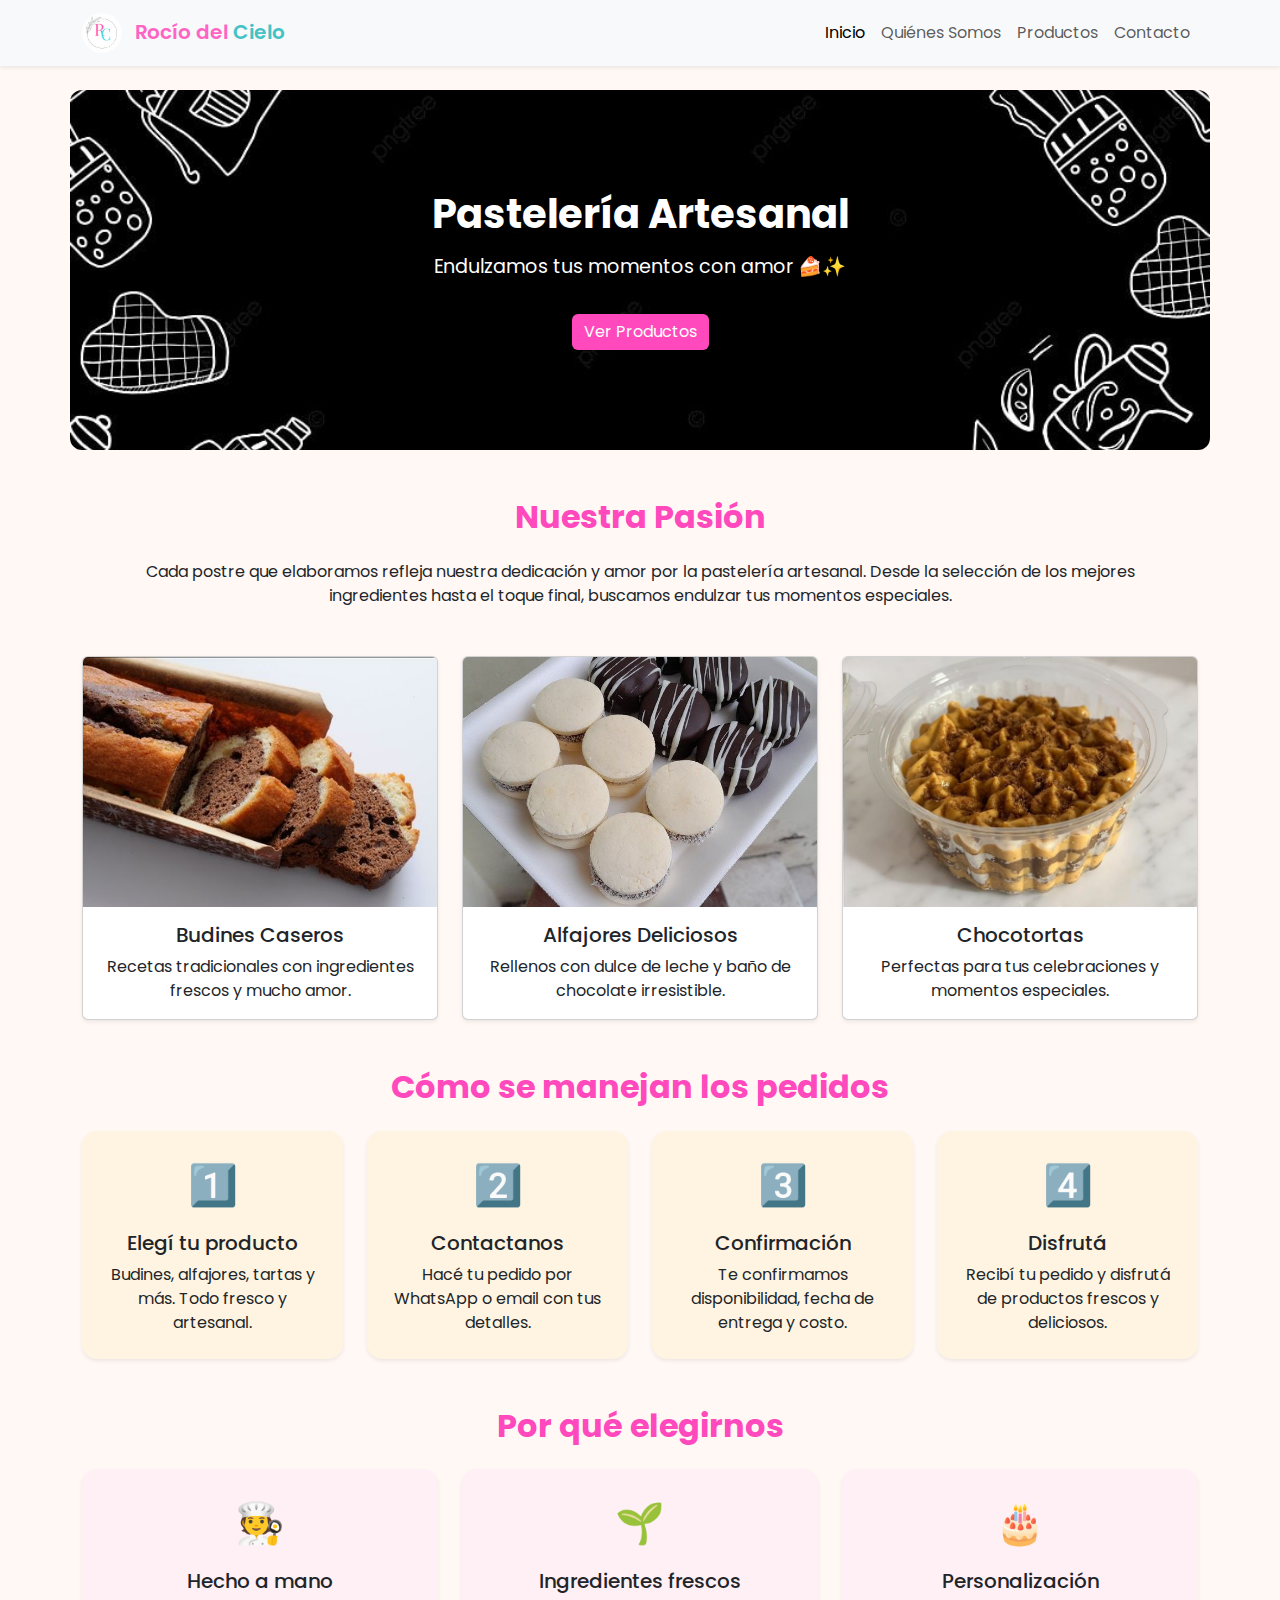
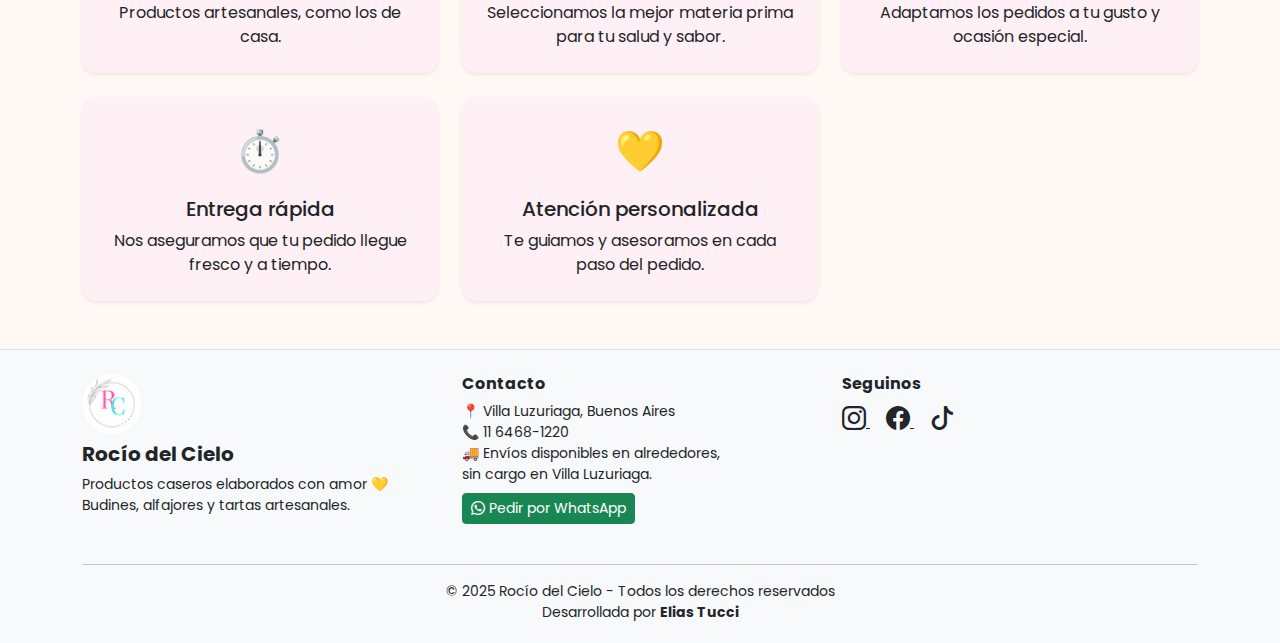
<file: index.html>
<!DOCTYPE html>
<html lang="es">

<head>
    <meta charset="UTF-8">
    <meta name="viewport" content="width=device-width, initial-scale=1.0">
    <title>Rocío del Cielo</title>
    <!-- Favicon redondeado -->
    <link rel="icon" href="img/logo.png" type="image/png" sizes="16x16">
    <link href="https://cdn.jsdelivr.net/npm/bootstrap@5.3.0/dist/css/bootstrap.min.css" rel="stylesheet">
    <link href="https://cdn.jsdelivr.net/npm/bootstrap-icons@1.11.3/font/bootstrap-icons.css" rel="stylesheet">
    <!-- Fuente Google -->
    <link href="https://fonts.googleapis.com/css2?family=Poppins:wght@400;600&display=swap" rel="stylesheet">
    <link rel="stylesheet" href="css/home.css">
</head>

<body>

    <!-- Navbar -->
    <nav class="navbar navbar-expand-lg bg-light shadow-sm">
        <div class="container">
            <a class="navbar-brand" href="#">
                <img src="img/logo.png" alt="Rocío del Cielo" width="40" height="40" class="me-2 rounded-circle">
                Rocío del <span class="cielo">Cielo</span>
            </a>
            <button class="navbar-toggler" type="button" data-bs-toggle="collapse" data-bs-target="#navbarNav"
                aria-controls="navbarNav" aria-expanded="false" aria-label="Toggle navigation">
                <span class="navbar-toggler-icon"></span>
            </button>
            <div class="collapse navbar-collapse justify-content-end" id="navbarNav">
                <ul class="navbar-nav">
                    <li class="nav-item"><a class="nav-link active" href="index.html">Inicio</a></li>
                    <li class="nav-item"><a class="nav-link" href="quienesSomos.html">Quiénes Somos</a></li>
                    <li class="nav-item"><a class="nav-link" href="productos.html">Productos</a></li>
                    <li class="nav-item"><a class="nav-link" href="#contacto">Contacto</a></li>
                </ul>
            </div>
        </div>
    </nav>

    <!-- Hero -->
    <section class="hero my-4 container">
        <h1>Pastelería Artesanal</h1>
        <p>Endulzamos tus momentos con amor 🍰✨</p>
        <a href="productos.html" class="btn btn-productos mt-3">Ver Productos</a>
    </section>

    <!-- Nuestra Pasión -->
    <section id="pasión" class="container my-5">
        <h2 class="section-title text-center mb-4">Nuestra Pasión</h2>
        <p class="text-center px-3 mb-5">
            Cada postre que elaboramos refleja nuestra dedicación y amor por la pastelería artesanal. Desde la selección
            de los
            mejores ingredientes hasta el toque final, buscamos endulzar tus momentos especiales.
        </p>

        <div class="row g-4">
            <div class="col-12 col-md-4">
                <div class="card shadow-sm h-100">
                    <img src="img/imgProductos/budines.jpg" class="card-img-top" alt="Budines"
                        style="object-fit: cover; height: 250px;">
                    <div class="card-body text-center">
                        <h5 class="card-title">Budines Caseros</h5>
                        <p class="card-text">Recetas tradicionales con ingredientes frescos y mucho amor.</p>
                    </div>
                </div>
            </div>
            <div class="col-12 col-md-4">
                <div class="card shadow-sm h-100">
                    <img src="img/imgProductos/alfajores.jpg" class="card-img-top" alt="Alfajores"
                        style="object-fit: cover; height: 250px;">
                    <div class="card-body text-center">
                        <h5 class="card-title">Alfajores Deliciosos</h5>
                        <p class="card-text">Rellenos con dulce de leche y baño de chocolate irresistible.</p>
                    </div>
                </div>
            </div>
            <div class="col-12 col-md-4">
                <div class="card shadow-sm h-100">
                    <img src="img/chocotortas.jpg" class="card-img-top" alt="Tartas"
                        style="object-fit: cover; height: 250px;">
                    <div class="card-body text-center">
                        <h5 class="card-title">Chocotortas</h5>
                        <p class="card-text">Perfectas para tus celebraciones y momentos especiales.</p>
                    </div>
                </div>
            </div>
        </div>
    </section>


    <!-- Por qué elegirnos
    <section class="container my-5">
        <h2 class="section-title text-center">Por qué elegirnos</h2>
        <div class="row g-4">
            <div class="col-12 col-md-4">
                <div class="icon-box">
                    <h5>🧑‍🍳 Hecho a mano</h5>
                    <p>Productos artesanales, como los de casa.</p>
                </div>
            </div>
            <div class="col-12 col-md-4">
                <div class="icon-box">
                    <h5>🌱 Ingredientes frescos</h5>
                    <p>Seleccionamos la mejor materia prima.</p>
                </div>
            </div>
            <div class="col-12 col-md-4">
                <div class="icon-box">
                    <h5>🎂 Personalización</h5>
                    <p>Pedidos especiales para tus eventos.</p>
                </div>
            </div>
        </div>
    </section> -->

    <!-- Cómo se manejan los pedidos -->
    <!-- Cómo se manejan los pedidos -->
    <section class="container my-5">
        <h2 class="section-title text-center mb-4">Cómo se manejan los
            pedidos</h2>
        <div class="row g-4">
            <div class="col-12 col-md-3">
                <div class="card shadow-sm border-0 text-center p-4 h-100"
                    style="transition: transform 0.3s; border-radius: 15px; background: #FFF4E1;">
                    <div class="mb-3" style="font-size: 2.5rem;">1️⃣</div>
                    <h5 class="card-title mb-2">Elegí tu producto</h5>
                    <p class="card-text">Budines, alfajores, tartas y más. Todo fresco y artesanal.</p>
                </div>
            </div>
            <div class="col-12 col-md-3">
                <div class="card shadow-sm border-0 text-center p-4 h-100"
                    style="transition: transform 0.3s; border-radius: 15px; background: #FFF4E1;">
                    <div class="mb-3" style="font-size: 2.5rem;">2️⃣</div>
                    <h5 class="card-title mb-2">Contactanos</h5>
                    <p class="card-text">Hacé tu pedido por WhatsApp o email con tus detalles.</p>
                </div>
            </div>
            <div class="col-12 col-md-3">
                <div class="card shadow-sm border-0 text-center p-4 h-100"
                    style="transition: transform 0.3s; border-radius: 15px; background: #FFF4E1;">
                    <div class="mb-3" style="font-size: 2.5rem;">3️⃣</div>
                    <h5 class="card-title mb-2">Confirmación</h5>
                    <p class="card-text">Te confirmamos disponibilidad, fecha de entrega y costo.</p>
                </div>
            </div>
            <div class="col-12 col-md-3">
                <div class="card shadow-sm border-0 text-center p-4 h-100"
                    style="transition: transform 0.3s; border-radius: 15px; background: #FFF4E1;">
                    <div class="mb-3" style="font-size: 2.5rem;">4️⃣</div>
                    <h5 class="card-title mb-2">Disfrutá</h5>
                    <p class="card-text">Recibí tu pedido y disfrutá de productos frescos y deliciosos.</p>
                </div>
            </div>
        </div>
    </section>

    <!-- Por qué elegirnos -->
    <section class="container my-5">
        <h2 class="section-title text-center mb-4">Por qué elegirnos</h2>
        <div class="row g-4">
            <div class="col-12 col-md-4">
                <div class="card shadow-sm border-0 text-center p-4 h-100"
                    style="border-radius: 15px; transition: transform 0.3s; background: #FFF0F5;">
                    <div class="mb-3" style="font-size: 2.5rem;">🧑‍🍳</div>
                    <h5 class="card-title mb-2">Hecho a mano</h5>
                    <p class="card-text">Productos artesanales, como los de casa.</p>
                </div>
            </div>
            <div class="col-12 col-md-4">
                <div class="card shadow-sm border-0 text-center p-4 h-100"
                    style="border-radius: 15px; transition: transform 0.3s; background: #FFF0F5;">
                    <div class="mb-3" style="font-size: 2.5rem;">🌱</div>
                    <h5 class="card-title mb-2">Ingredientes frescos</h5>
                    <p class="card-text">Seleccionamos la mejor materia prima para tu salud y sabor.</p>
                </div>
            </div>
            <div class="col-12 col-md-4">
                <div class="card shadow-sm border-0 text-center p-4 h-100"
                    style="border-radius: 15px; transition: transform 0.3s; background: #FFF0F5;">
                    <div class="mb-3" style="font-size: 2.5rem;">🎂</div>
                    <h5 class="card-title mb-2">Personalización</h5>
                    <p class="card-text">Adaptamos los pedidos a tu gusto y ocasión especial.</p>
                </div>
            </div>
            <div class="col-12 col-md-4">
                <div class="card shadow-sm border-0 text-center p-4 h-100"
                    style="border-radius: 15px; transition: transform 0.3s; background: #FFF0F5;">
                    <div class="mb-3" style="font-size: 2.5rem;">⏱️</div>
                    <h5 class="card-title mb-2">Entrega rápida</h5>
                    <p class="card-text">Nos aseguramos que tu pedido llegue fresco y a tiempo.</p>
                </div>
            </div>
            <div class="col-12 col-md-4">
                <div class="card shadow-sm border-0 text-center p-4 h-100"
                    style="border-radius: 15px; transition: transform 0.3s; background: #FFF0F5;">
                    <div class="mb-3" style="font-size: 2.5rem;">💛</div>
                    <h5 class="card-title mb-2">Atención personalizada</h5>
                    <p class="card-text">Te guiamos y asesoramos en cada paso del pedido.</p>
                </div>
            </div>
        </div>
    </section>

    <!-- Agregar efecto hover -->
    <style>
        .card:hover {
            transform: translateY(-10px);
            box-shadow: 0 10px 25px rgba(0, 0, 0, 0.15);
        }

        .section-title {
            font-weight: 700;
            font-family: 'Poppins', sans-serif;
        }
    </style>


    <!-- Footer -->
    <footer class="bg-light text-dark pt-4 mt-5 border-top" id="contacto">
        <div class="container">
            <div class="row">
                <!-- Columna 1: Logo e información -->
                <div class="col-md-4 mb-4 text-center text-md-start">
                    <img src="img/logo.png" alt="Rocío del Cielo" width="60" class="mb-2 rounded-circle">
                    <h5 class="fw-bold">Rocío del Cielo</h5>
                    <p class="small mb-0">
                        Productos caseros elaborados con amor 💛<br>
                        Budines, alfajores y tartas artesanales.
                    </p>
                </div>

                <!-- Columna 2: Contacto -->
                <div class="col-md-4 mb-4 text-center text-md-start">
                    <h6 class="fw-bold text-orange">Contacto</h6>
                    <ul class="list-unstyled small mb-2">
                        <li>📍 Villa Luzuriaga, Buenos Aires</li>
                        <li>📞 <a href="tel:+541164681220" class="text-dark text-decoration-none">11 6468-1220</a></li>
                        <li>🚚 Envíos disponibles en alrededores,<br>
                            sin cargo en Villa Luzuriaga.</li>
                        <!-- <li>📧 <a href="mailto:rociodelcielo@gmail.com"
                                class="text-dark text-decoration-none">rociodelcielo@gmail.com</a></li> -->
                    </ul>
                    <a href="https://wa.me/541164681220?text=Hola!%20Quiero%20hacer%20un%20pedido%20😊" target="_blank"
                        class="btn btn-success btn-sm">
                        <i class="bi bi-whatsapp"></i> Pedir por WhatsApp
                    </a>
                </div>

                <!-- Columna 3: Redes sociales -->
                <div class="col-md-4 mb-4 text-center text-md-start">
                    <h6 class="fw-bold text-orange">Seguinos</h6>
                    <a href="https://www.instagram.com/rociodelcielo_sm/" target="_blank" class="text-dark me-3">
                        <i class="bi bi-instagram fs-4"></i>
                    </a>
                    <a href="#" class="text-dark me-3">
                        <i class="bi bi-facebook fs-4"></i>
                    </a>
                    <a href="#" class="text-dark">
                        <i class="bi bi-tiktok fs-4"></i>
                    </a>
                </div>
            </div>

            <hr>
            <div class="text-center small">
                <p class="mb-0">&copy; 2025 Rocío del Cielo - Todos los derechos reservados</p>
                <p class="mb-0">Desarrollada por <strong>Elias Tucci</strong></p>
            </div>
        </div>
    </footer>

    <script src="https://cdn.jsdelivr.net/npm/bootstrap@5.3.0/dist/js/bootstrap.bundle.min.js"></script>
</body>

</html>
</file>
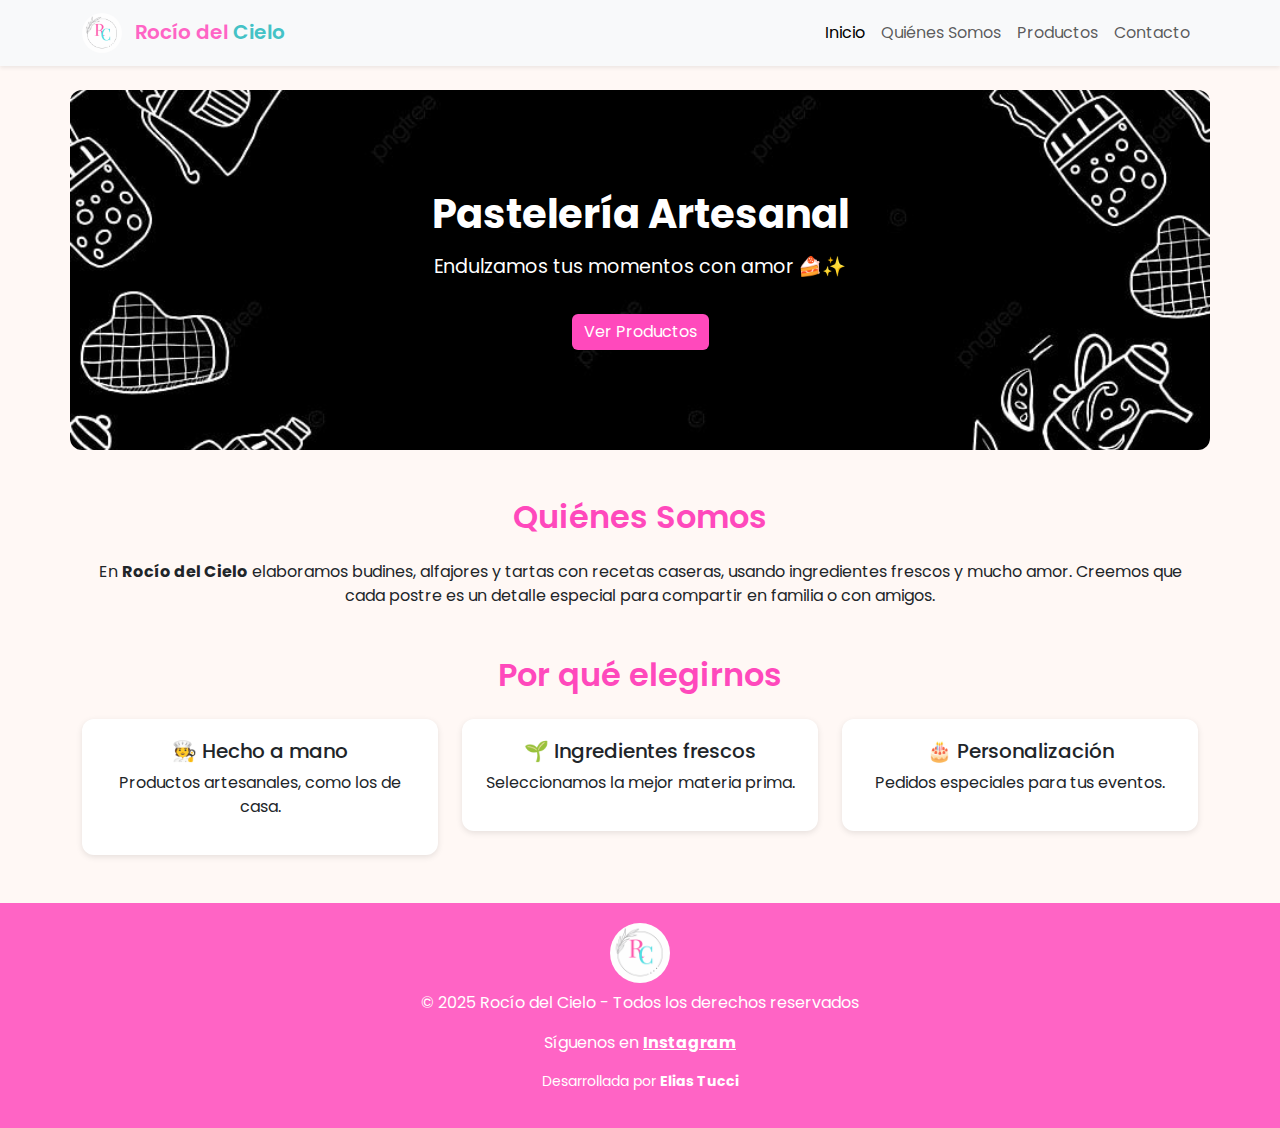
<file: home.html>
<!DOCTYPE html>
<html lang="es">

<head>
    <meta charset="UTF-8">
    <meta name="viewport" content="width=device-width, initial-scale=1.0">
    <title>Rocío del Cielo</title>
     <!-- Favicon redondeado -->
    <link rel="icon" href="img/logo.png" type="image/png" sizes="16x16">
    <link href="https://cdn.jsdelivr.net/npm/bootstrap@5.3.0/dist/css/bootstrap.min.css" rel="stylesheet">
    <!-- Fuente Google -->
    <link href="https://fonts.googleapis.com/css2?family=Poppins:wght@400;600&display=swap" rel="stylesheet">
    <link rel="stylesheet" href="css/home.css">
</head>

<body>

    <!-- Navbar -->
    <nav class="navbar navbar-expand-lg bg-light shadow-sm">
        <div class="container">
            <a class="navbar-brand" href="#">
                <img src="img/logo.png" alt="Rocío del Cielo" width="40" height="40" class="me-2 rounded-circle">
                Rocío del <span class="cielo">Cielo</span>
            </a>
            <button class="navbar-toggler" type="button" data-bs-toggle="collapse" data-bs-target="#navbarNav"
                aria-controls="navbarNav" aria-expanded="false" aria-label="Toggle navigation">
                <span class="navbar-toggler-icon"></span>
            </button>
            <div class="collapse navbar-collapse justify-content-end" id="navbarNav">
                <ul class="navbar-nav">
                    <li class="nav-item"><a class="nav-link active" href="home.html">Inicio</a></li>
                    <li class="nav-item"><a class="nav-link" href="quienesSomos.html">Quiénes Somos</a></li>
                    <li class="nav-item"><a class="nav-link" href="productos.html">Productos</a></li>
                    <li class="nav-item"><a class="nav-link" href="footer.html">Contacto</a></li>
                </ul>
            </div>
        </div>
    </nav>

    <!-- Hero -->
    <section class="hero my-4 container">
        <h1>Pastelería Artesanal</h1>
        <p>Endulzamos tus momentos con amor 🍰✨</p>
        <a href="/productos.html" class="btn btn-productos mt-3">Ver Productos</a>
    </section>

    <!-- Quiénes Somos -->
    <section id="quienes" class="container my-5">
        <h2 class="section-title text-center">Quiénes Somos</h2>
        <p class="text-center px-3">
            En <strong>Rocío del Cielo</strong> elaboramos budines, alfajores y tartas con recetas caseras,
            usando ingredientes frescos y mucho amor. Creemos que cada postre es un detalle especial para compartir
            en familia o con amigos.
        </p>
    </section>

    <!-- Por qué elegirnos -->
    <section class="container my-5">
        <h2 class="section-title text-center">Por qué elegirnos</h2>
        <div class="row g-4">
            <div class="col-12 col-md-4">
                <div class="icon-box">
                    <h5>🧑‍🍳 Hecho a mano</h5>
                    <p>Productos artesanales, como los de casa.</p>
                </div>
            </div>
            <div class="col-12 col-md-4">
                <div class="icon-box">
                    <h5>🌱 Ingredientes frescos</h5>
                    <p>Seleccionamos la mejor materia prima.</p>
                </div>
            </div>
            <div class="col-12 col-md-4">
                <div class="icon-box">
                    <h5>🎂 Personalización</h5>
                    <p>Pedidos especiales para tus eventos.</p>
                </div>
            </div>
        </div>
    </section>

    <!-- Footer -->
    <footer>
        <img src="img/logo.png" alt="Rocío del Cielo" width="60" class="mb-2 rounded-circle">
        <p>&copy; 2025 Rocío del Cielo - Todos los derechos reservados</p>
        <p>Síguenos en <a href="https://www.instagram.com/rociodelcielo_sm/" class="text-white fw-bold">Instagram</a>
        </p>
        <p class="small">Desarrollada por <strong>Elias Tucci</strong></p>
    </footer>

    <script src="https://cdn.jsdelivr.net/npm/bootstrap@5.3.0/dist/js/bootstrap.bundle.min.js"></script>
</body>

</html>
</file>
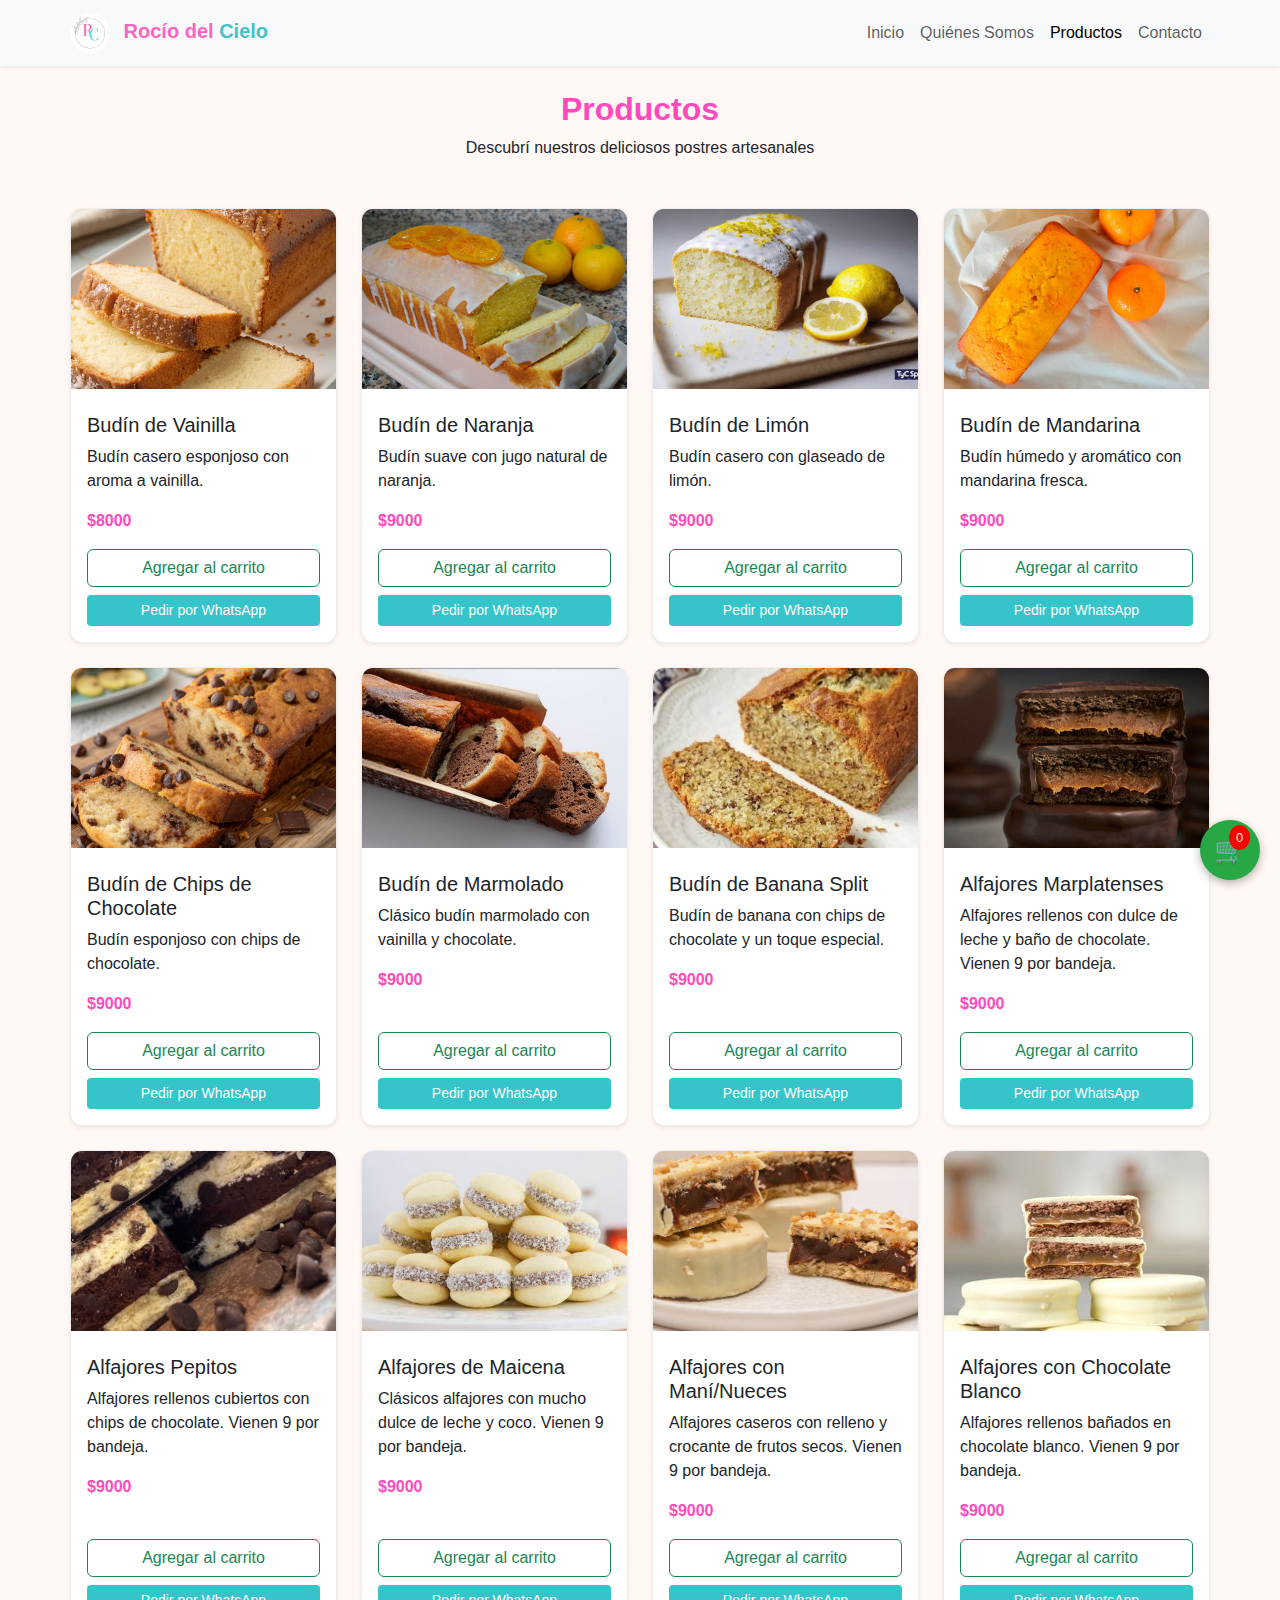
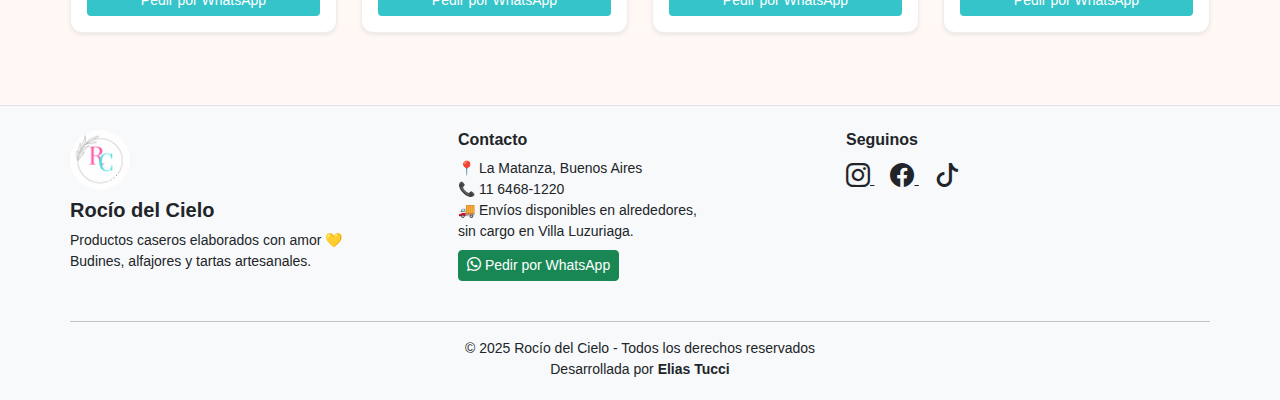
<file: productos.html>
<!DOCTYPE html>
<html lang="es">

<head>
    <meta charset="UTF-8">
    <meta name="viewport" content="width=device-width, initial-scale=1.0">
    <title>Productos</title>
    <link rel="icon" href="img/logo.png" type="image/png" sizes="16x16">
    <link href="https://cdn.jsdelivr.net/npm/bootstrap@5.3.0/dist/css/bootstrap.min.css" rel="stylesheet">
    <link href="https://cdn.jsdelivr.net/npm/bootstrap-icons@1.11.3/font/bootstrap-icons.css" rel="stylesheet">
    <link rel="stylesheet" href="css/productos.css">
    <style>
        /* Carrito flotante */
        #carrito-btn {
            position: fixed;
            bottom: 20px;
            right: 20px;
            background-color: #28a745;
            color: white;
            border-radius: 50%;
            width: 60px;
            height: 60px;
            font-size: 1.6rem;
            border: none;
            box-shadow: 0 3px 10px rgba(0, 0, 0, 0.3);
            z-index: 1000;
        }

        #contador-carrito {
            position: absolute;
            top: 5px;
            right: 10px;
            background: red;
            color: white;
            border-radius: 50%;
            padding: 3px 7px;
            font-size: 0.8rem;
        }

        /* Modal del carrito */
        .modal-content {
            border-radius: 15px;
        }

        .btn-wpp {
            background-color: #25D366;
        }
    </style>
</head>

<body>
    <!-- Navbar -->
    <nav class="navbar navbar-expand-lg bg-light shadow-sm">
        <div class="container">
            <a class="navbar-brand" href="index.html">
                <img src="img/logo.png" alt="Rocío del Cielo" width="40" height="40" class="me-2 rounded-circle">
                Rocío del <span class="cielo">Cielo</span>
            </a>
            <button class="navbar-toggler" type="button" data-bs-toggle="collapse" data-bs-target="#navbarNav"
                aria-controls="navbarNav" aria-expanded="false" aria-label="Toggle navigation">
                <span class="navbar-toggler-icon"></span>
            </button>
            <div class="collapse navbar-collapse justify-content-end" id="navbarNav">
                <ul class="navbar-nav">
                    <li class="nav-item"><a class="nav-link" href="index.html">Inicio</a></li>
                    <li class="nav-item"><a class="nav-link" href="quienesSomos.html">Quiénes Somos</a></li>
                    <li class="nav-item"><a class="nav-link active" href="productos.html">Productos</a></li>
                    <li class="nav-item"><a class="nav-link" href="#contacto">Contacto</a></li>
                </ul>
            </div>
        </div>
    </nav>

    <section class="hero my-4 container text-center">
        <h2>Productos</h2>
        <p>Descubrí nuestros deliciosos postres artesanales</p>
    </section>

    <div class="container py-4">
        <div id="productos" class="row g-4"></div>
    </div>

    <!-- Botón carrito flotante -->
    <button id="carrito-btn" data-bs-toggle="modal" data-bs-target="#modalCarrito">
        🛒
        <span id="contador-carrito">0</span>
    </button>

    <!-- Modal del carrito -->
    <div class="modal fade" id="modalCarrito" tabindex="-1">
        <div class="modal-dialog modal-dialog-centered">
            <div class="modal-content">
                <div class="modal-header">
                    <h5 class="modal-title">Tu Carrito</h5>
                    <button type="button" class="btn-close" data-bs-dismiss="modal"></button>
                </div>
                <div class="modal-body">
                    <ul id="lista-carrito" class="list-group mb-3"></ul>
                    <p class="fw-bold text-end">Total: $<span id="total-carrito">0</span></p>
                </div>
                <div class="modal-footer">
                    <a id="btn-wpp" href="#" target="_blank" class="btn btn-wpp text-white">Enviar pedido por
                        WhatsApp</a>
                    <button class="btn btn-secondary" data-bs-dismiss="modal">Cerrar</button>
                </div>
            </div>
        </div>
    </div>

    <footer class="bg-light text-dark pt-4 mt-5 border-top" id="contacto">
        <div class="container">
            <div class="row">
                <!-- Columna 1: Logo e información -->
                <div class="col-md-4 mb-4 text-center text-md-start">
                    <img src="img/logo.png" alt="Rocío del Cielo" width="60" class="mb-2 rounded-circle">
                    <h5 class="fw-bold">Rocío del Cielo</h5>
                    <p class="small mb-0">
                        Productos caseros elaborados con amor 💛<br>
                        Budines, alfajores y tartas artesanales.
                    </p>
                </div>

                <!-- Columna 2: Contacto -->
                <div class="col-md-4 mb-4 text-center text-md-start">
                    <h6 class="fw-bold text-orange">Contacto</h6>
                    <ul class="list-unstyled small mb-2">
                        <li>📍 La Matanza, Buenos Aires</li>
                        <li>📞 <a href="tel:+541164681220" class="text-dark text-decoration-none">11 6468-1220</a></li>
                        <li>🚚 Envíos disponibles en alrededores,<br>
                            sin cargo en Villa Luzuriaga.</li>
                    </ul>
                    <a href="https://wa.me/541164681220?text=Hola!%20Quiero%20hacer%20un%20pedido%20😊" target="_blank"
                        class="btn btn-success btn-sm">
                        <i class="bi bi-whatsapp"></i> Pedir por WhatsApp
                    </a>
                </div>

                <!-- Columna 3: Redes sociales -->
                <div class="col-md-4 mb-4 text-center text-md-start">
                    <h6 class="fw-bold text-orange">Seguinos</h6>
                    <a href="https://www.instagram.com/rociodelcielo_sm/" target="_blank" class="text-dark me-3">
                        <i class="bi bi-instagram fs-4"></i>
                    </a>
                    <a href="#" class="text-dark me-3">
                        <i class="bi bi-facebook fs-4"></i>
                    </a>
                    <a href="#" class="text-dark">
                        <i class="bi bi-tiktok fs-4"></i>
                    </a>
                </div>
            </div>

            <hr>
            <div class="text-center small">
                <p class="mb-0">&copy; 2025 Rocío del Cielo - Todos los derechos reservados</p>
                <p class="mb-0">Desarrollada por <strong>Elias Tucci</strong></p>
            </div>
        </div>
    </footer>

    <script src="productos.js"></script>
    <script src="https://cdn.jsdelivr.net/npm/bootstrap@5.3.0/dist/js/bootstrap.bundle.min.js"></script>
</body>

</html>
</file>
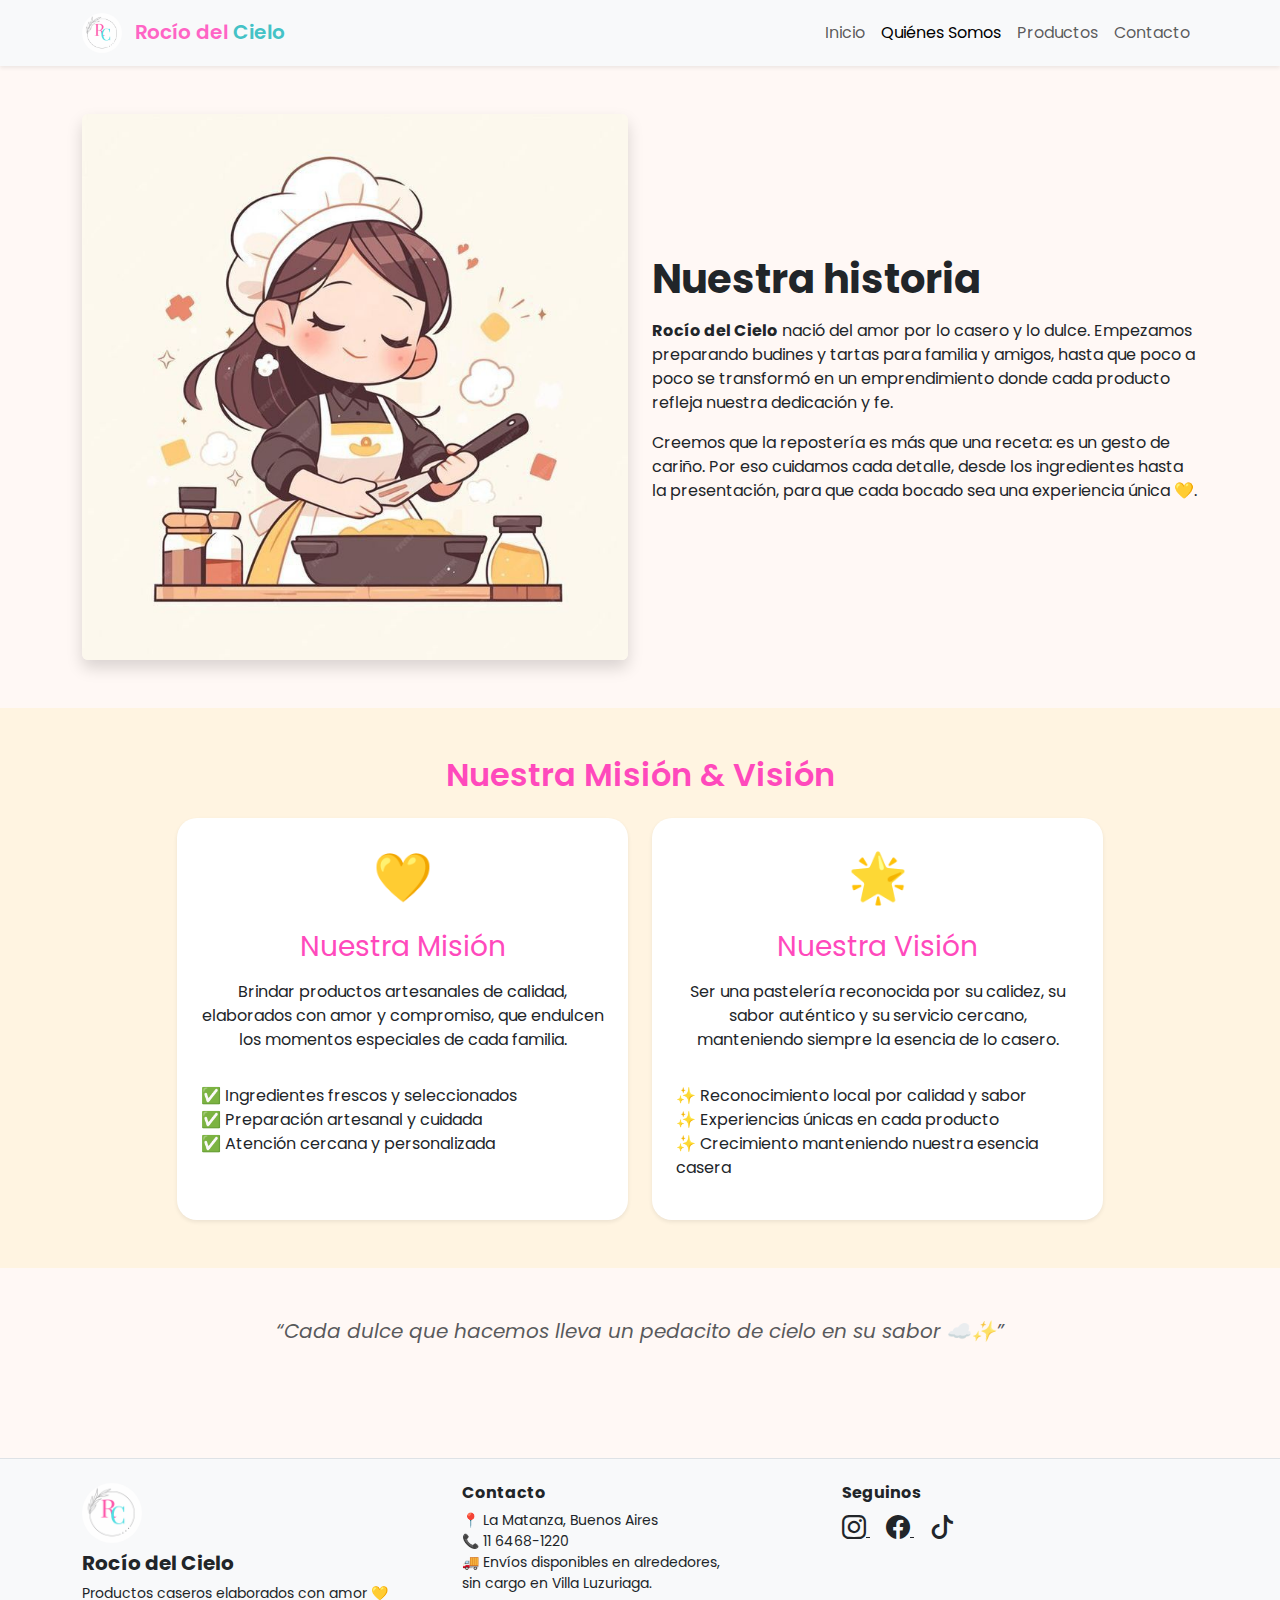
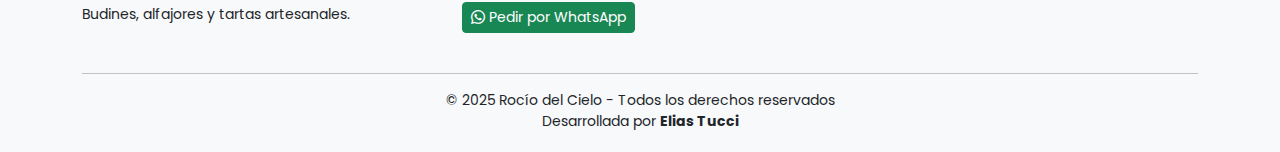
<file: quienesSomos.html>
<!DOCTYPE html>
<html lang="es">

<head>
    <meta charset="UTF-8">
    <meta name="viewport" content="width=device-width, initial-scale=1.0">
    <title>Quiénes Somos | Rocío del Cielo</title>
    <link rel="icon" href="img/logo.png" type="image/png" sizes="16x16">
    <link href="https://cdn.jsdelivr.net/npm/bootstrap@5.3.0/dist/css/bootstrap.min.css" rel="stylesheet">
    <link href="https://cdn.jsdelivr.net/npm/bootstrap-icons@1.11.3/font/bootstrap-icons.css" rel="stylesheet">
    <link href="https://fonts.googleapis.com/css2?family=Poppins:wght@400;600&display=swap" rel="stylesheet">
    <link rel="stylesheet" href="css/home.css">
</head>

<body>
    <!-- Navbar -->
    <nav class="navbar navbar-expand-lg bg-light shadow-sm">
        <div class="container">
            <a class="navbar-brand" href="index.html">
                <img src="img/logo.png" alt="Rocío del Cielo" width="40" height="40" class="me-2 rounded-circle">
                Rocío del <span class="cielo">Cielo</span>
            </a>
            <button class="navbar-toggler" type="button" data-bs-toggle="collapse" data-bs-target="#navbarNav"
                aria-controls="navbarNav" aria-expanded="false" aria-label="Toggle navigation">
                <span class="navbar-toggler-icon"></span>
            </button>
            <div class="collapse navbar-collapse justify-content-end" id="navbarNav">
                <ul class="navbar-nav">
                    <li class="nav-item"><a class="nav-link" href="index.html">Inicio</a></li>
                    <li class="nav-item"><a class="nav-link active" href="quienesSomos.html">Quiénes Somos</a></li>
                    <li class="nav-item"><a class="nav-link" href="productos.html">Productos</a></li>
                    <li class="nav-item"><a class="nav-link" href="#contacto">Contacto</a></li>
                </ul>
            </div>
        </div>
    </nav>

    <!-- Sección principal -->
    <section class="container my-5">
        <div class="row align-items-center">
            <div class="col-md-6 mb-4 mb-md-0">
                <img src="img/cocinando.jpg" alt="Nosotros en la cocina" class="img-fluid rounded shadow">
            </div>
            <div class="col-md-6">
                <h1 class="fw-bold mb-3">Nuestra historia</h1>
                <p>
                    <strong>Rocío del Cielo</strong> nació del amor por lo casero y lo dulce.
                    Empezamos preparando budines y tartas para familia y amigos, hasta que poco a poco
                    se transformó en un emprendimiento donde cada producto refleja nuestra dedicación y fe.
                </p>
                <p>
                    Creemos que la repostería es más que una receta: es un gesto de cariño.
                    Por eso cuidamos cada detalle, desde los ingredientes hasta la presentación,
                    para que cada bocado sea una experiencia única 💛.
                </p>
            </div>
        </div>
    </section>

    <!-- Misión / Visión mejorada -->
    <section class="py-5" style="background: #FFF4E1;">
        <div class="container text-center">
            <h2 class="section-title text-center mb-4">Nuestra Misión & Visión</h2>
            <div class="row g-4 justify-content-center">
                <!-- Misión -->
                <div class="col-12 col-md-5">
                    <div class="card shadow-sm border-0 h-100 p-4"
                        style="border-radius: 20px; background: #fff; transition: transform 0.3s;">
                        <div class="mb-3" style="font-size: 3rem;">💛</div>
                        <h3 class="section-title text-center mb-3" style="font-weight: 400;">Nuestra Misión</h3>
                        <p>
                            Brindar productos artesanales de calidad, elaborados con amor y compromiso,
                            que endulcen los momentos especiales de cada familia.
                        </p>
                        <ul class="list-unstyled mt-3 text-start">
                            <li>✅ Ingredientes frescos y seleccionados</li>
                            <li>✅ Preparación artesanal y cuidada</li>
                            <li>✅ Atención cercana y personalizada</li>
                        </ul>
                    </div>
                </div>

                <!-- Visión -->
                <div class="col-12 col-md-5">
                    <div class="card shadow-sm border-0 h-100 p-4"
                        style="border-radius: 20px; background: #fff; transition: transform 0.3s;">
                        <div class="mb-3" style="font-size: 3rem;">🌟</div>
                        <h3 class="section-title text-center mb-3" style="font-weight: 400;">Nuestra Visión</h3>
                        <p>
                            Ser una pastelería reconocida por su calidez, su sabor auténtico y su servicio cercano,
                            manteniendo siempre la esencia de lo casero.
                        </p>
                        <ul class="list-unstyled mt-3 text-start">
                            <li>✨ Reconocimiento local por calidad y sabor</li>
                            <li>✨ Experiencias únicas en cada producto</li>
                            <li>✨ Crecimiento manteniendo nuestra esencia casera</li>
                        </ul>
                    </div>
                </div>
            </div>
        </div>
    </section>

    <!-- Efecto hover en las tarjetas -->
    <style>
        .card:hover {
            transform: translateY(-10px);
            box-shadow: 0 10px 25px rgba(0, 0, 0, 0.15);
        }
    </style>


    <!-- Frase final -->
    <section class="text-center py-5">
        <div class="container">
            <blockquote class="fs-5 fst-italic text-muted">
                “Cada dulce que hacemos lleva un pedacito de cielo en su sabor ☁️✨”
            </blockquote>
        </div>
    </section>

    <!-- Footer -->
    <footer class="bg-light text-dark pt-4 mt-5 border-top" id="contacto">
        <div class="container">
            <div class="row">
                <!-- Columna 1: Logo e información -->
                <div class="col-md-4 mb-4 text-center text-md-start">
                    <img src="img/logo.png" alt="Rocío del Cielo" width="60" class="mb-2 rounded-circle">
                    <h5 class="fw-bold">Rocío del Cielo</h5>
                    <p class="small mb-0">
                        Productos caseros elaborados con amor 💛<br>
                        Budines, alfajores y tartas artesanales.
                    </p>
                </div>

                <!-- Columna 2: Contacto -->
                <div class="col-md-4 mb-4 text-center text-md-start">
                    <h6 class="fw-bold">Contacto</h6>
                    <ul class="list-unstyled small mb-2">
                        <li>📍 La Matanza, Buenos Aires</li>
                        <li>📞 <a href="tel:+541164681220" class="text-dark text-decoration-none">11 6468-1220</a></li>
                        <li>🚚 Envíos disponibles en alrededores,<br>
                            sin cargo en Villa Luzuriaga.</li>
                    </ul>
                    <a href="https://wa.me/541164681220?text=Hola!%20Quiero%20hacer%20un%20pedido%20😊" target="_blank"
                        class="btn btn-success btn-sm">
                        <i class="bi bi-whatsapp"></i> Pedir por WhatsApp
                    </a>
                </div>

                <!-- Columna 3: Redes sociales -->
                <div class="col-md-4 mb-4 text-center text-md-start">
                    <h6 class="fw-bold">Seguinos</h6>
                    <a href="https://www.instagram.com/rociodelcielo_sm/" target="_blank" class="text-dark me-3">
                        <i class="bi bi-instagram fs-4"></i>
                    </a>
                    <a href="#" class="text-dark me-3">
                        <i class="bi bi-facebook fs-4"></i>
                    </a>
                    <a href="#" class="text-dark">
                        <i class="bi bi-tiktok fs-4"></i>
                    </a>
                </div>
            </div>

            <hr>
            <div class="text-center small">
                <p class="mb-0">&copy; 2025 Rocío del Cielo - Todos los derechos reservados</p>
                <p class="mb-0">Desarrollada por <strong>Elias Tucci</strong></p>
            </div>
        </div>
    </footer>

    <script src="https://cdn.jsdelivr.net/npm/bootstrap@5.3.0/dist/js/bootstrap.bundle.min.js"></script>
</body>

</html>
</file>
<file: css/home.css>
:root {
    --primary-color: #FF64C5;
    --secondary-color: #44c2c6;
    --accent-color: #ff49bc;
}

body {
    font-family: 'Poppins', sans-serif;
    background-color: #fff8f5;
}

.btn-productos {
    color: white;
    background-color: var(--accent-color);
    border: none;
}

.btn-productos:hover {
    background-color: #ec1077;
}

.navbar-brand {
    font-weight: 600;
    color: var(--primary-color) !important;
}

.cielo {
    color: var(--secondary-color);
    font-weight: 600;
}

.hero {
    background: url('../img/fondo.jpg') center/cover no-repeat;
    zoom: -30%;
    color: white;
    text-align: center;
    padding: 100px 20px;
    border-radius: 12px;
}

.hero h1 {
    font-size: 2.5rem;
    font-weight: 700;
    text-shadow: 1px 1px 3px rgba(0, 0, 0, 0.6);
}

.hero p {
    font-size: 1.2rem;
    margin-top: 15px;
    text-shadow: 1px 1px 3px rgba(0, 0, 0, 0.5);
}



.section-title {
    color: var(--accent-color);
    font-weight: 600;
    margin-bottom: 1.5rem;
}

.icon-box {
    text-align: center;
    padding: 20px;
    background: white;
    border-radius: 12px;
    box-shadow: 0 2px 6px rgba(0, 0, 0, 0.1);
}

footer {
    background: var(--primary-color);
    color: white;
    text-align: center;
    padding: 20px 0;
    margin-top: 40px;
}
</file>
<file: css/productos.css>
:root {
    --primary-color: #FF64C5;
    --secondary-color: #44c2c6;
    --accent-color: #ff49bc;
}

body {
    font-family: 'Poppins', sans-serif;
    background-color: #fff8f5;
}

.btn-wpp {
    background-color: #35c4c9 !important;
}

.btn-wpp:hover {
    background-color: #077e82 !important;
}

.navbar-brand {
    font-weight: 600;
    color: var(--primary-color) !important;
}

.cielo {
    color: var(--secondary-color);
    font-weight: 600;
}

.container{
    margin: 0 auto;
    padding: 0;
}

h2 {
    font-size: 2rem;
    font-weight: 700;
    color: var(--accent-color);}

.card {
    border-radius: 12px;
    overflow: hidden;
    border: 1px solid #eee;
}

.card img {
    object-fit: cover;
    height: 180px;
}

.text-danger {
    color: var(--accent-color) !important;
}

footer {
    background: var(--primary-color);
    color: white;
    text-align: center;
    padding: 20px 0;
    margin-top: 40px;
}
</file>
